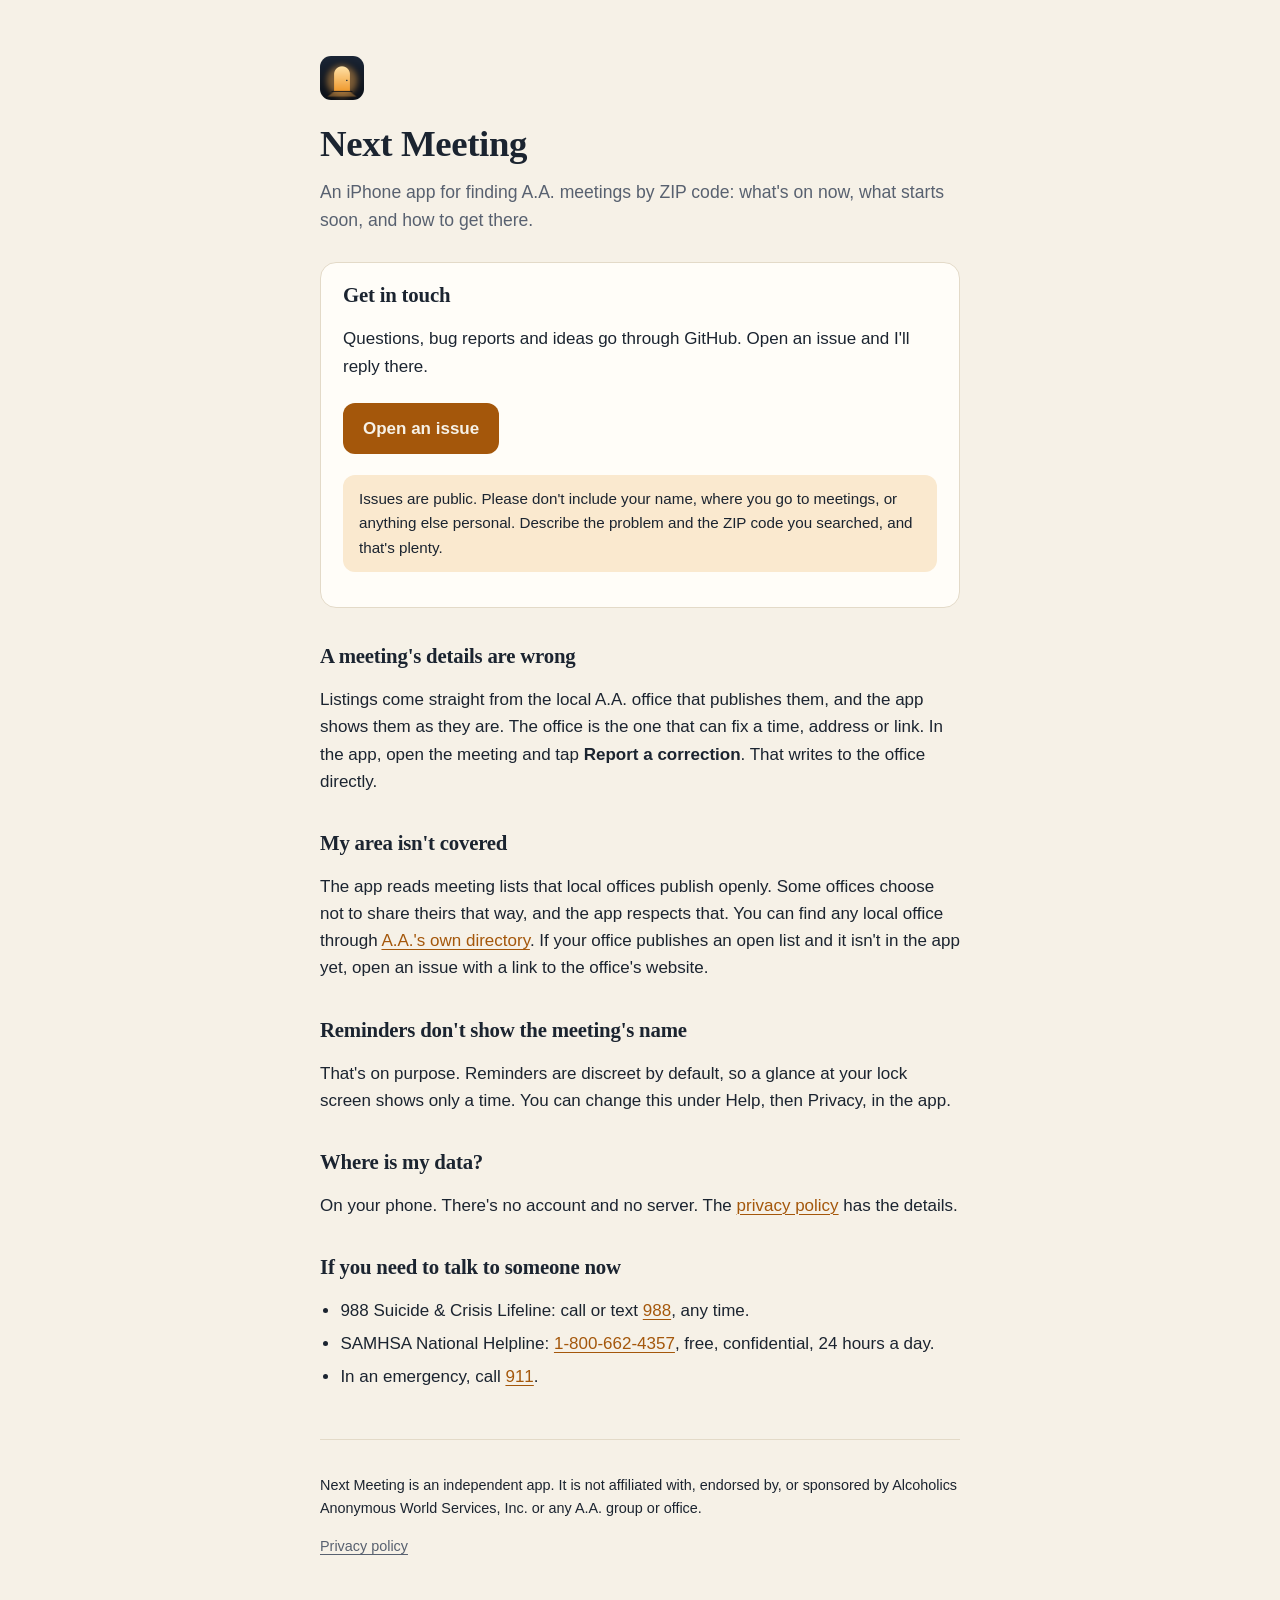
<file: index.html>
<!doctype html>
<html lang="en">
<head>
<meta charset="utf-8">
<meta name="viewport" content="width=device-width, initial-scale=1">
<title>Next Meeting · Support</title>
<meta name="description" content="Help and contact for Next Meeting, an iPhone app for finding A.A. meetings by ZIP code.">
<link rel="stylesheet" href="style.css">
</head>
<body>
<main>
<img class="mark" src="icon.png" alt="">
<h1>Next Meeting</h1>
<p class="lede">An iPhone app for finding A.A. meetings by ZIP code: what's on now, what starts soon, and how to get there.</p>

<div class="card">
<h2>Get in touch</h2>
<p>Questions, bug reports and ideas go through GitHub. Open an issue and I'll reply there.</p>
<a class="button" href="https://github.com/kmk5256-APP/next-meeting/issues/new">Open an issue</a>
<p class="note">Issues are public. Please don't include your name, where you go to meetings, or anything else personal. Describe the problem and the ZIP code you searched, and that's plenty.</p>
</div>

<h2>A meeting's details are wrong</h2>
<p>Listings come straight from the local A.A. office that publishes them, and the app shows them as they are. The office is the one that can fix a time, address or link. In the app, open the meeting and tap <strong>Report a correction</strong>. That writes to the office directly.</p>

<h2>My area isn't covered</h2>
<p>The app reads meeting lists that local offices publish openly. Some offices choose not to share theirs that way, and the app respects that. You can find any local office through <a href="https://www.aa.org/find-aa">A.A.'s own directory</a>. If your office publishes an open list and it isn't in the app yet, open an issue with a link to the office's website.</p>

<h2>Reminders don't show the meeting's name</h2>
<p>That's on purpose. Reminders are discreet by default, so a glance at your lock screen shows only a time. You can change this under Help, then Privacy, in the app.</p>

<h2>Where is my data?</h2>
<p>On your phone. There's no account and no server. The <a href="privacy/">privacy policy</a> has the details.</p>

<h2>If you need to talk to someone now</h2>
<ul>
<li>988 Suicide &amp; Crisis Lifeline: call or text <a href="tel:988">988</a>, any time.</li>
<li>SAMHSA National Helpline: <a href="tel:18006624357">1-800-662-4357</a>, free, confidential, 24 hours a day.</li>
<li>In an emergency, call <a href="tel:911">911</a>.</li>
</ul>

<footer>
<p>Next Meeting is an independent app. It is not affiliated with, endorsed by, or sponsored by Alcoholics Anonymous World Services, Inc. or any A.A. group or office.</p>
<p><a href="privacy/">Privacy policy</a></p>
</footer>
</main>
</body>
</html>
</file>
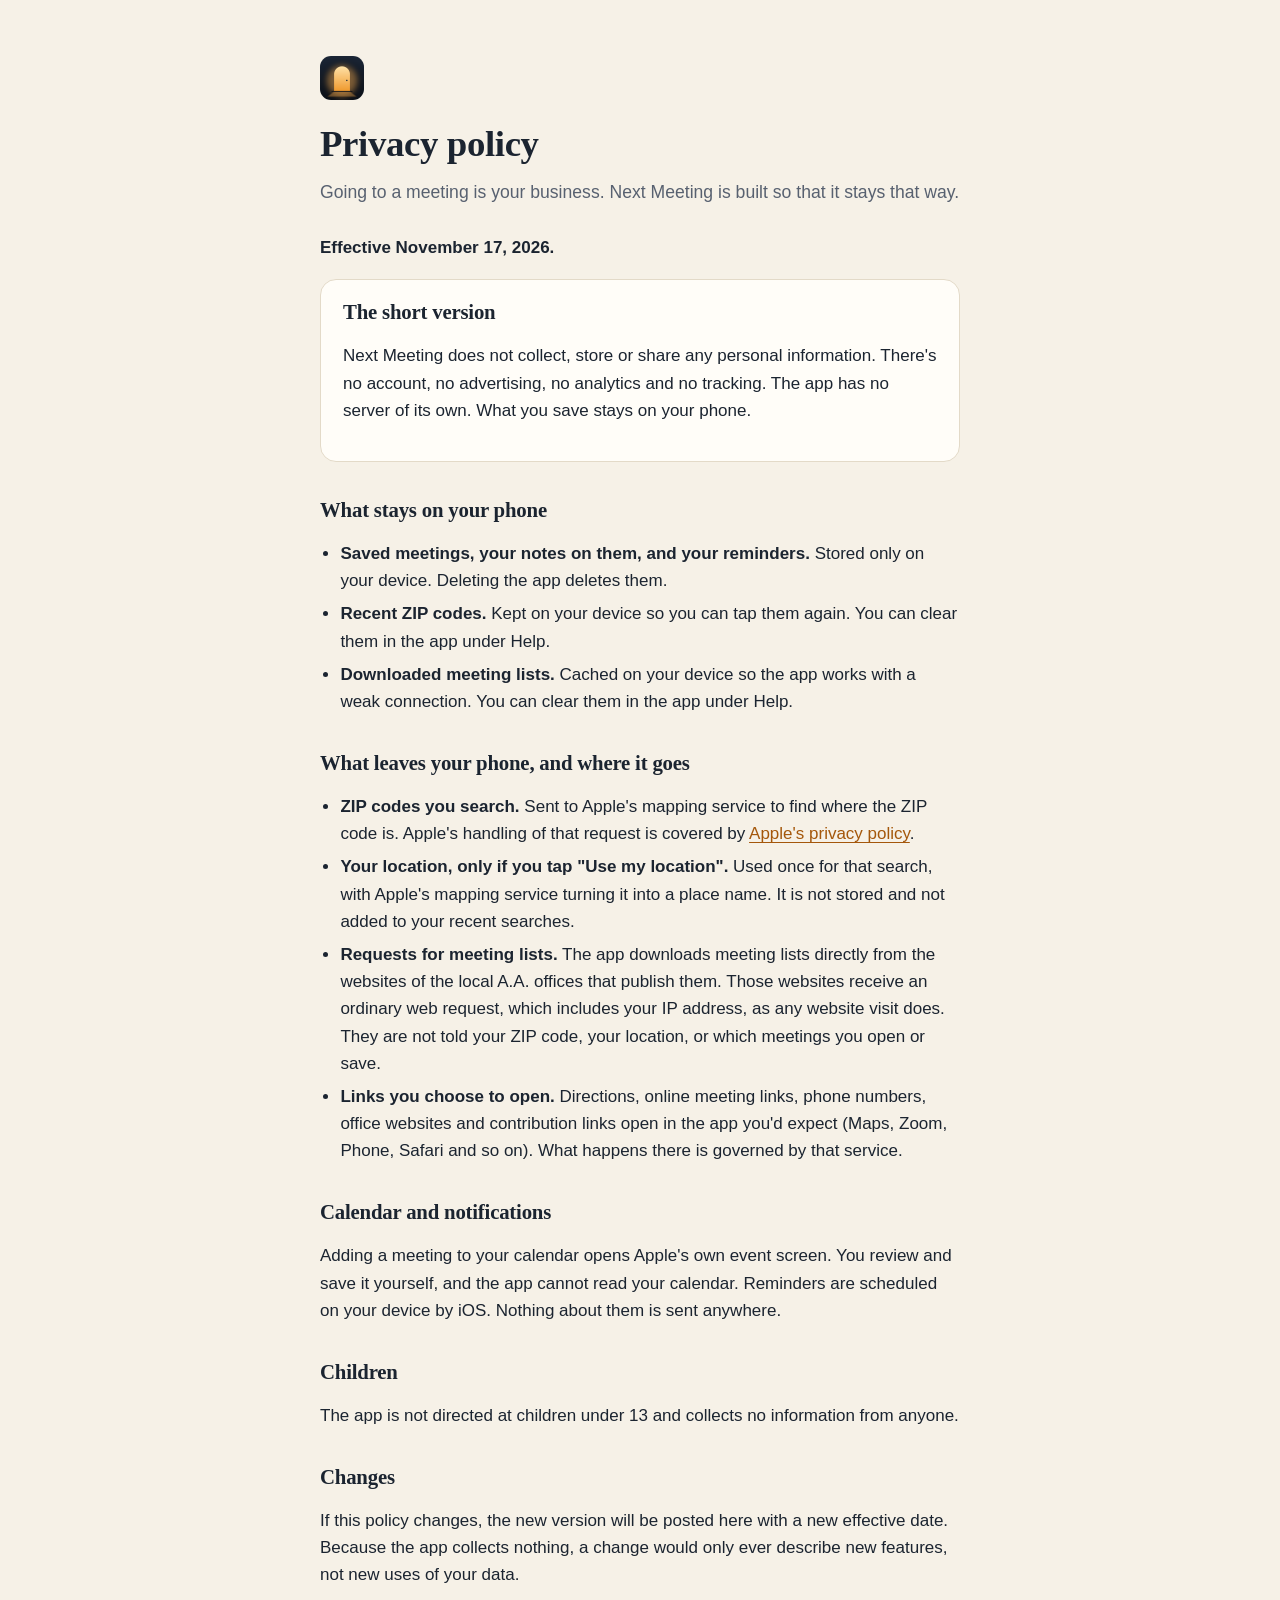
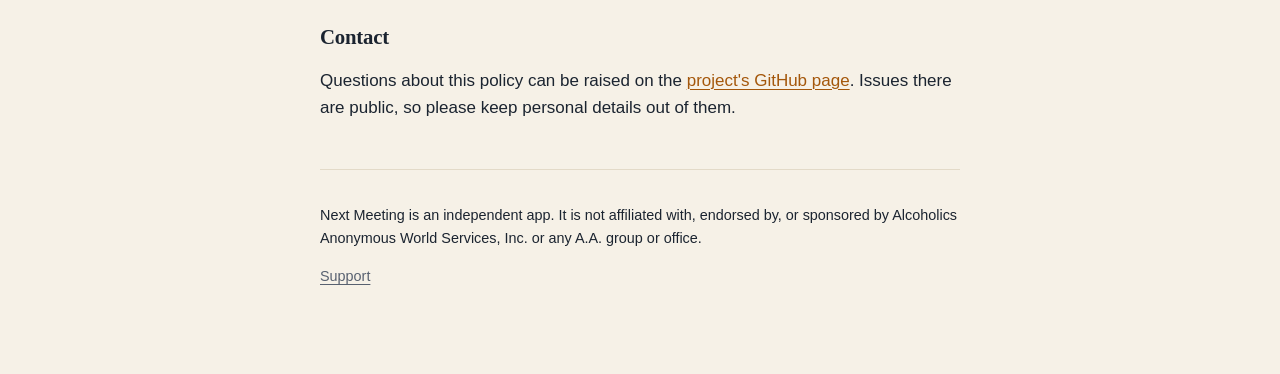
<file: privacy/index.html>
<!doctype html>
<html lang="en">
<head>
<meta charset="utf-8">
<meta name="viewport" content="width=device-width, initial-scale=1">
<title>Next Meeting · Privacy policy</title>
<meta name="description" content="Privacy policy for Next Meeting.">
<link rel="stylesheet" href="../style.css">
</head>
<body>
<main>
<img class="mark" src="../icon.png" alt="">
<h1>Privacy policy</h1>
<p class="lede">Going to a meeting is your business. Next Meeting is built so that it stays that way.</p>
<p><strong>Effective November 17, 2026.</strong></p>

<div class="card">
<h2>The short version</h2>
<p>Next Meeting does not collect, store or share any personal information. There's no account, no advertising, no analytics and no tracking. The app has no server of its own. What you save stays on your phone.</p>
</div>

<h2>What stays on your phone</h2>
<ul>
<li><strong>Saved meetings, your notes on them, and your reminders.</strong> Stored only on your device. Deleting the app deletes them.</li>
<li><strong>Recent ZIP codes.</strong> Kept on your device so you can tap them again. You can clear them in the app under Help.</li>
<li><strong>Downloaded meeting lists.</strong> Cached on your device so the app works with a weak connection. You can clear them in the app under Help.</li>
</ul>

<h2>What leaves your phone, and where it goes</h2>
<ul>
<li><strong>ZIP codes you search.</strong> Sent to Apple's mapping service to find where the ZIP code is. Apple's handling of that request is covered by <a href="https://www.apple.com/legal/privacy/">Apple's privacy policy</a>.</li>
<li><strong>Your location, only if you tap "Use my location".</strong> Used once for that search, with Apple's mapping service turning it into a place name. It is not stored and not added to your recent searches.</li>
<li><strong>Requests for meeting lists.</strong> The app downloads meeting lists directly from the websites of the local A.A. offices that publish them. Those websites receive an ordinary web request, which includes your IP address, as any website visit does. They are not told your ZIP code, your location, or which meetings you open or save.</li>
<li><strong>Links you choose to open.</strong> Directions, online meeting links, phone numbers, office websites and contribution links open in the app you'd expect (Maps, Zoom, Phone, Safari and so on). What happens there is governed by that service.</li>
</ul>

<h2>Calendar and notifications</h2>
<p>Adding a meeting to your calendar opens Apple's own event screen. You review and save it yourself, and the app cannot read your calendar. Reminders are scheduled on your device by iOS. Nothing about them is sent anywhere.</p>

<h2>Children</h2>
<p>The app is not directed at children under 13 and collects no information from anyone.</p>

<h2>Changes</h2>
<p>If this policy changes, the new version will be posted here with a new effective date. Because the app collects nothing, a change would only ever describe new features, not new uses of your data.</p>

<h2>Contact</h2>
<p>Questions about this policy can be raised on the <a href="https://github.com/kmk5256-APP/next-meeting/issues">project's GitHub page</a>. Issues there are public, so please keep personal details out of them.</p>

<footer>
<p>Next Meeting is an independent app. It is not affiliated with, endorsed by, or sponsored by Alcoholics Anonymous World Services, Inc. or any A.A. group or office.</p>
<p><a href="../">Support</a></p>
</footer>
</main>
</body>
</html>
</file>
<file: style.css>
:root{--paper:#F6F1E7;--card:#FFFDF8;--ink:#1B2430;--soft:#586170;--line:#E3DAC8;--lamp:#A4570B;--wash:#FAE9CF}
@media (prefers-color-scheme:dark){:root{--paper:#0F1318;--card:#191F28;--ink:#F3EDE1;--soft:#A7AFBB;--line:#2B333F;--lamp:#F2A74A;--wash:#3A2910}}
*{box-sizing:border-box}
html{-webkit-text-size-adjust:100%}
body{margin:0;background:var(--paper);color:var(--ink);font:17px/1.6 -apple-system,BlinkMacSystemFont,"Segoe UI",Roboto,sans-serif}
main{max-width:680px;margin:0 auto;padding:56px 20px 72px}
.mark{width:44px;height:44px;border-radius:11px;display:block;margin-bottom:22px}
h1,h2{font-family:"New York",ui-serif,Georgia,"Times New Roman",serif;line-height:1.2;letter-spacing:-.01em}
h1{font-size:2.3rem;margin:0 0 12px}
h2{font-size:1.3rem;margin:36px 0 8px}
p,li{color:var(--ink)}
.lede{color:var(--soft);font-size:1.1rem;margin:0 0 28px}
.card{background:var(--card);border:1px solid var(--line);border-radius:16px;padding:20px 22px;margin:18px 0}
.card h2{margin-top:0}
a{color:var(--lamp);text-decoration-thickness:1px;text-underline-offset:3px}
.button{display:inline-block;background:var(--lamp);color:var(--paper);font-weight:600;text-decoration:none;padding:12px 20px;border-radius:12px;margin:6px 0}
.note{background:var(--wash);border-radius:12px;padding:12px 16px;font-size:.95rem}
ul{padding-left:1.2em}
li{margin:6px 0}
footer{margin-top:48px;padding-top:20px;border-top:1px solid var(--line);color:var(--soft);font-size:.9rem}
footer a{color:var(--soft)}
</file>
